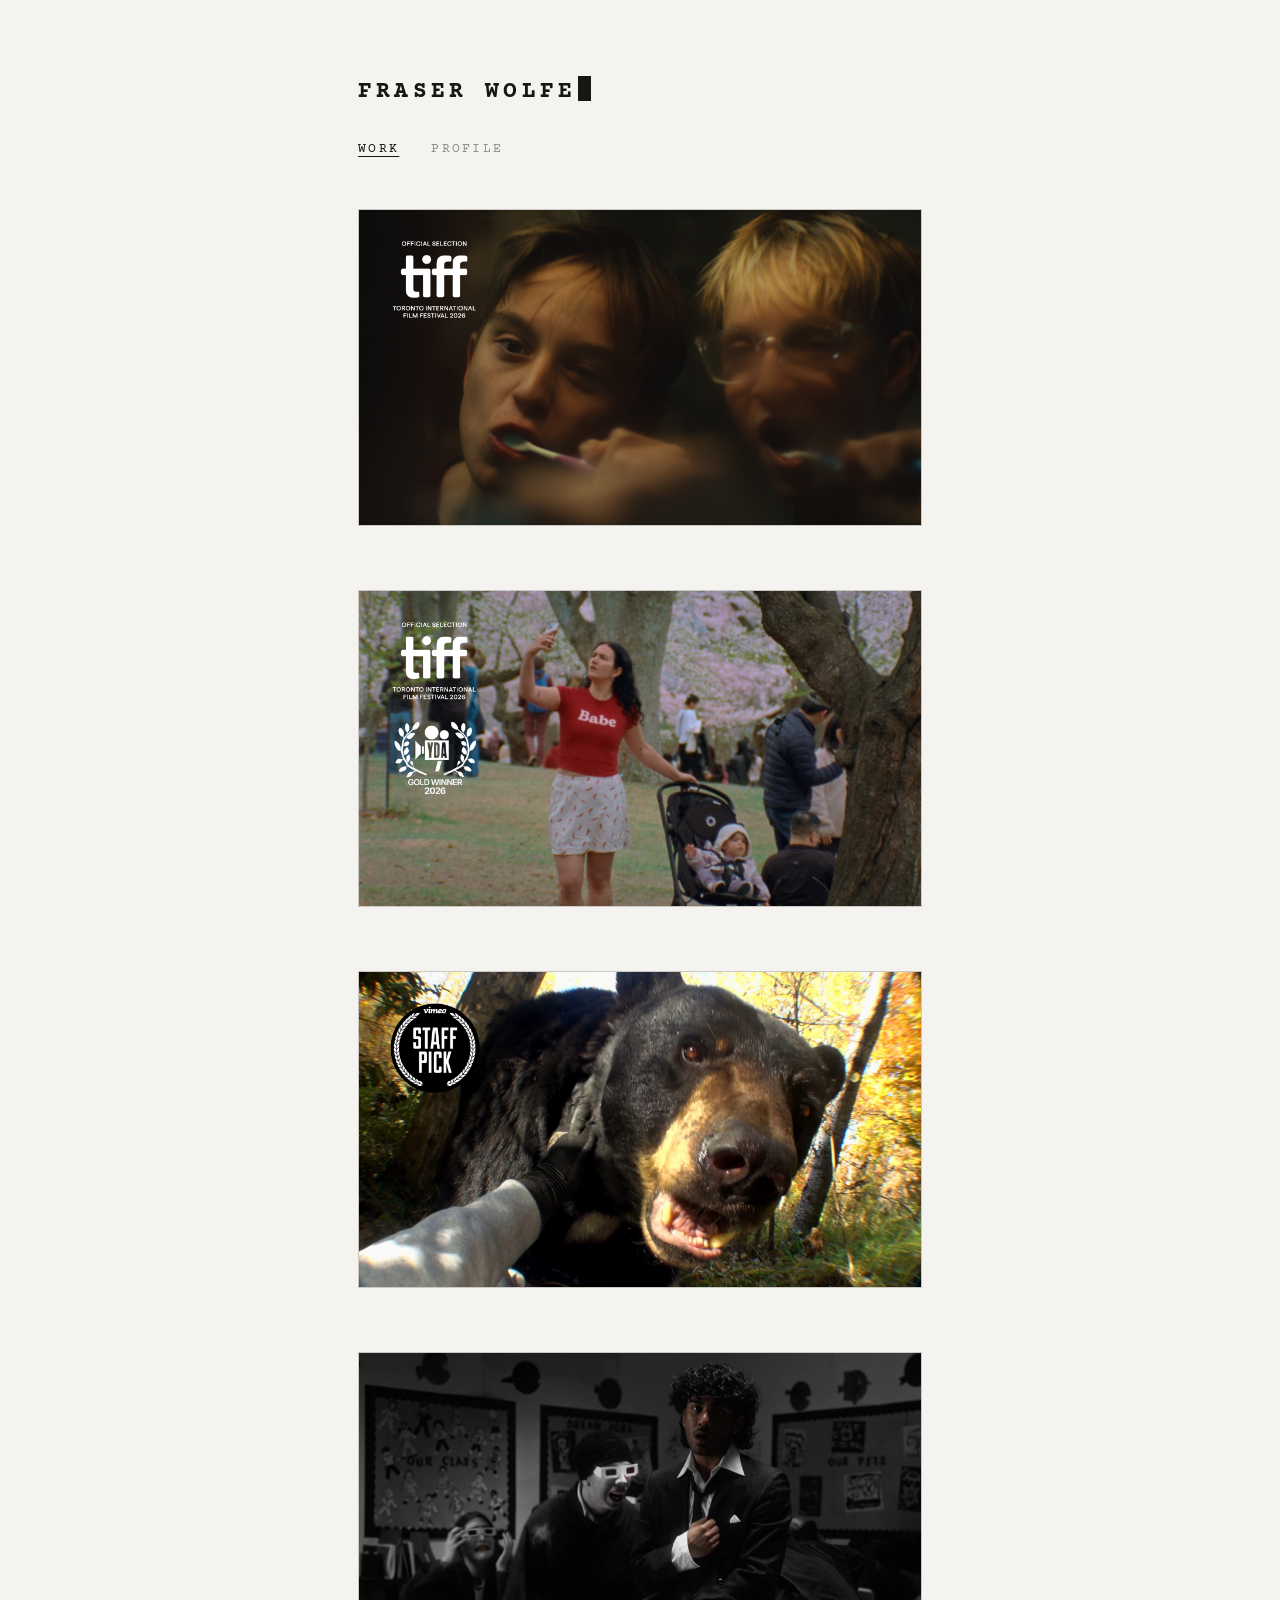
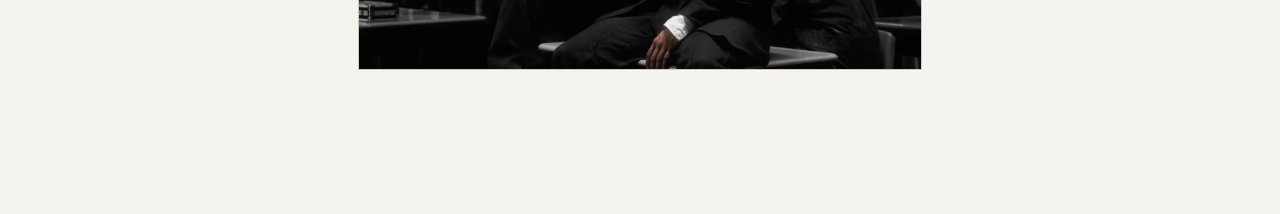
<file: index.html>
<!DOCTYPE html>
<html lang="en">
<head>
<meta charset="utf-8">
<meta name="viewport" content="width=device-width, initial-scale=1">
<title>Work</title>
<link rel="preconnect" href="https://fonts.googleapis.com">
<link rel="preconnect" href="https://fonts.gstatic.com" crossorigin>
<link href="https://fonts.googleapis.com/css2?family=Courier+Prime:ital,wght@0,400;0,700;1,400&display=swap" rel="stylesheet">
<link rel="stylesheet" href="styles.css">
</head>
<body>

<main class="page">
  <h1 class="site-title"></h1>
  <nav class="site-nav"></nav>
  <div class="pieces"></div>
</main>

<script src="content.js"></script>
<script src="site.js"></script>
<script>renderWork();</script>
</body>
</html>
</file>
<file: styles.css>
/* ============================================================
   STYLES.CSS
   Grayscale screenplay theme. All colours in the first block.
   ============================================================ */

:root{
  --paper:  #F4F3F0;   /* page stock */
  --ink:    #161614;   /* body text */
  --mid:    #55554F;   /* secondary text */
  --faint:  #8C8C85;   /* labels */
  --rule:   #C9C8C2;   /* hairlines */
  --link:       #1155CC;   /* clickable titles (classic hyperlink blue) */
  --link-hover: #0D3E99;

  /* screenplay pages run ~61 characters wide — in a monospace font
     you can set that literally, which is why this is in ch not rem */
  --measure: 66ch;
  --pad: clamp(1.25rem, 5vw, 3rem);
}

*,*::before,*::after{ box-sizing:border-box; }

html{ background:var(--paper); overscroll-behavior:none; }

body{
  margin:0;
  min-height:100vh;
  overscroll-behavior:none;
  background:var(--paper);
  color:var(--ink);
  font-family:"Courier Prime", "Courier New", Courier, monospace;
  font-size:clamp(.95rem, .9rem + .25vw, 1.05rem);
  line-height:1.75;
}

img{ display:block; max-width:100%; }
a{ color:inherit; }

.page{
  max-width:var(--measure);
  margin:0 auto;
  padding:clamp(2.5rem, 8vh, 4.5rem) var(--pad) 5rem;
}

/* ---------- HEADER ---------- */
.site-title{
  margin:0;
  font-size:clamp(1.1rem, 3.6vw, 1.45rem);
  font-weight:700;
  letter-spacing:.18em;
  text-transform:uppercase;
  color:var(--ink);
  min-height:1.6em;          /* stops the page jumping while it types */
}
/* the blinking cursor */
.caret{
  display:inline-block;
  width:.58em; height:1.05em;
  margin-left:.08em;
  vertical-align:-.16em;
  background:var(--ink);
  animation:blink 1.05s step-end infinite;
}
@keyframes blink{ 50%{ opacity:0; } }

.site-nav{
  display:flex; gap:2rem;
  margin:1.6rem 0 3rem;
}
.site-nav a{
  font-size:.8rem; letter-spacing:.18em; text-transform:uppercase;
  text-decoration:none; color:var(--faint);
  transition:color .2s ease;
}
.site-nav a:hover, .site-nav a:focus-visible{ color:var(--ink); }
.site-nav a.current{
  color:var(--ink);
  text-decoration:underline;
  text-underline-offset:.35em;
}

.body-link{
  text-decoration:underline;
  text-underline-offset:.2em;
  transition:opacity .2s ease;
}
.body-link:hover, .body-link:focus-visible{ opacity:.6; }

/* ---------- WORK: single column ---------- */
.piece{ margin:0 0 clamp(2.5rem, 7vw, 4rem); }

/* fixed 16:9 box so the layout stays steady as pieces open/close */
.stage{
  position:relative;
  width:100%; aspect-ratio:16/9;
  background:#E4E3DE;
  overflow:hidden;
  border:1px solid var(--rule);
}
.still-btn{
  display:block; width:100%; height:100%;
  padding:0; margin:0; border:0; background:none;
  cursor:pointer; font:inherit; color:inherit;
}
.still-btn img{
  width:100%; height:100%; object-fit:cover;
  transition:opacity .3s ease;
}
.still-btn:hover img, .still-btn:focus-visible img{ opacity:.82; }

/* ---------- the slide-out details ---------- */
.piece-details{
  overflow:hidden;
  max-height:0; opacity:0;
  transition:max-height .5s ease, opacity .4s ease, margin .5s ease;
}
.piece.open .piece-details{
  max-height:250rem; opacity:1; margin-top:1.35rem;
}

.piece-details h2{
  margin:0 0 .35rem;
  font-size:1.05rem; font-weight:700;
  letter-spacing:.12em; text-transform:uppercase;
  color:var(--ink); line-height:1.4;
}

/* the title, when it links to a trailer — classic hyperlink blue,
   so it reads as a link the way any web link does */
.piece-details h2 a{
  color:var(--link);
  text-decoration:underline;
  text-decoration-thickness:1px;
  text-underline-offset:.22em;
  transition:color .2s ease;
}
.piece-details h2 a:hover,
.piece-details h2 a:focus-visible{ color:var(--link-hover); }

.piece-details .meta{
  margin:0 0 1.25rem;
  font-size:.78rem; letter-spacing:.1em; text-transform:uppercase;
  color:var(--faint);
}
.piece-details p{ margin:0 0 1rem; color:var(--ink); }

/* labelled blocks, set like screenplay sluglines */
.block{ margin-top:1.6rem; padding-top:1.2rem; }
.block .label{
  margin:0 0 .7rem;
  font-size:.72rem; letter-spacing:.2em; text-transform:uppercase;
  color:var(--faint);
}
.block p{ margin:0 0 .35rem; font-size:.9rem; color:var(--mid); }
.block p:last-child{ margin-bottom:0; }

.credits{ list-style:none; margin:0; padding:0; }
.credits li{
  display:flex; justify-content:space-between; gap:1.5rem;
  padding:.22rem 0; font-size:.9rem;
}
.credits .k{ color:var(--faint); white-space:nowrap; }
.credits .v{ text-align:right; color:var(--ink); }

/* the caret that collapses it again */
.caret-btn{
  display:center; align-items:center; gap:.5rem;
  margin:1.75rem 0 0; padding:.6rem 0 0;
  width:100%;
  border:0; border-top:1px solid var(--rule);
  background:none; cursor:pointer;
  font:inherit; font-size:.75rem;
  letter-spacing:.2em; text-transform:uppercase;
  color:var(--faint);
  transition:color .2s ease;
}
.caret-btn:hover, .caret-btn:focus-visible{ color:var(--ink); }
.caret-icon{ font-size:1rem; line-height:1; }

/* ---------- PROFILE ---------- */
.headshot{
  width:clamp(7rem, 26vw, 10rem);
  aspect-ratio:4/5; object-fit:cover;
  margin:0 0 1.5rem;
  border:1px solid var(--rule);
}
.role{
  margin:0 0 2rem;
  font-size:.78rem; letter-spacing:.2em; text-transform:uppercase;
  color:var(--faint);
}
.bio p{ margin:0 0 1.2rem; }

.contact{
  margin-top:2.5rem; padding-top:1.5rem;
  border-top:1px solid var(--ink);
}
.contact p{
  display:flex; gap:1.5rem; margin:0 0 .5rem;
  font-size:.9rem;
}
.contact .k{
  min-width:7.5rem;
  font-size:.72rem; letter-spacing:.2em; text-transform:uppercase;
  color:var(--faint); padding-top:.2rem;
}
/* contact details are text, not links — this makes them easy to select */
.contact .v{ color:var(--ink); user-select:all; }

/* ---------- SMALL SCREENS ---------- */
@media (max-width:540px){
  :root{ --measure:100%; }
  .credits li{ flex-direction:column; gap:.05rem; padding:.35rem 0; }
  .credits .v{ text-align:left; }
  .contact p{ flex-direction:column; gap:.1rem; margin-bottom:.9rem; }
  .contact .k{ min-width:0; }
  .site-nav{ gap:1.5rem; }
}

/* ---------- ACCESSIBILITY ---------- */
:focus-visible{ outline:2px solid var(--ink); outline-offset:3px; }
@media (prefers-reduced-motion:reduce){
  *{ transition:none !important; animation:none !important; }
  .caret{ opacity:1; }
}
</file>
